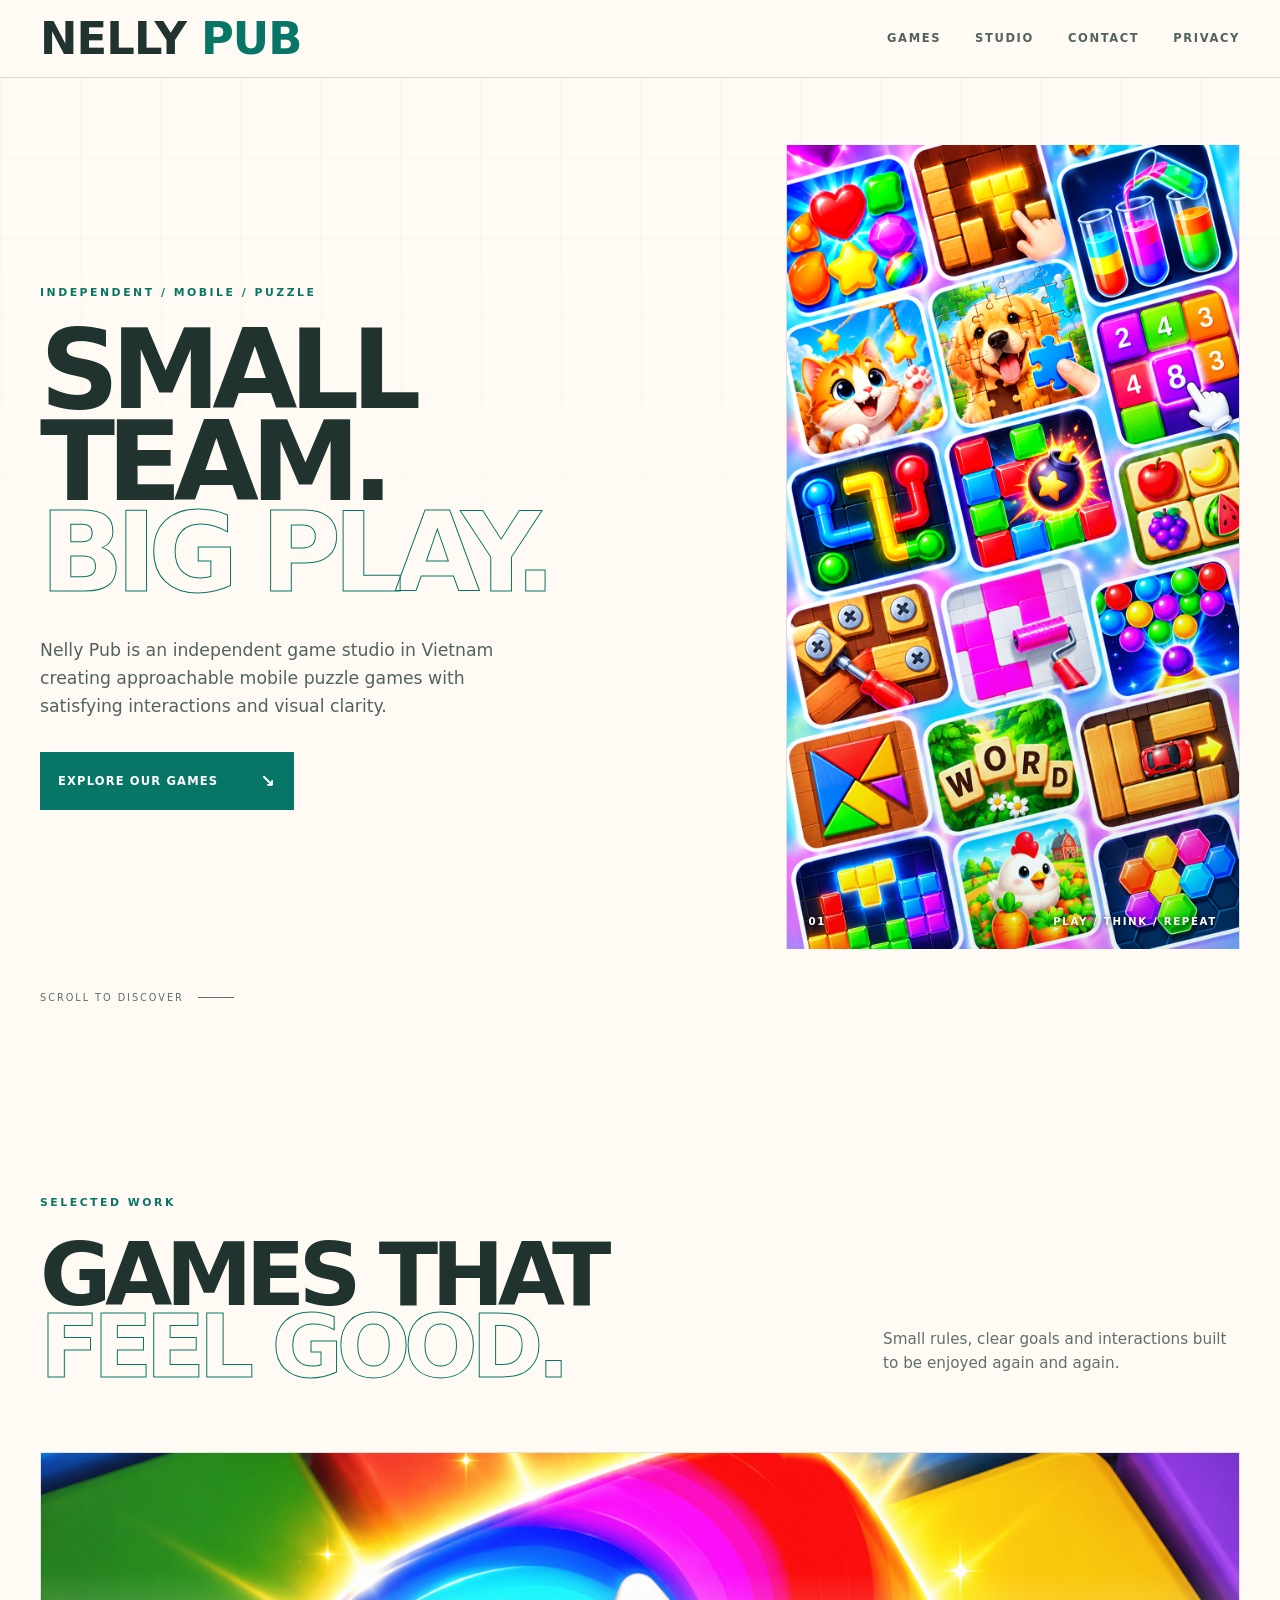
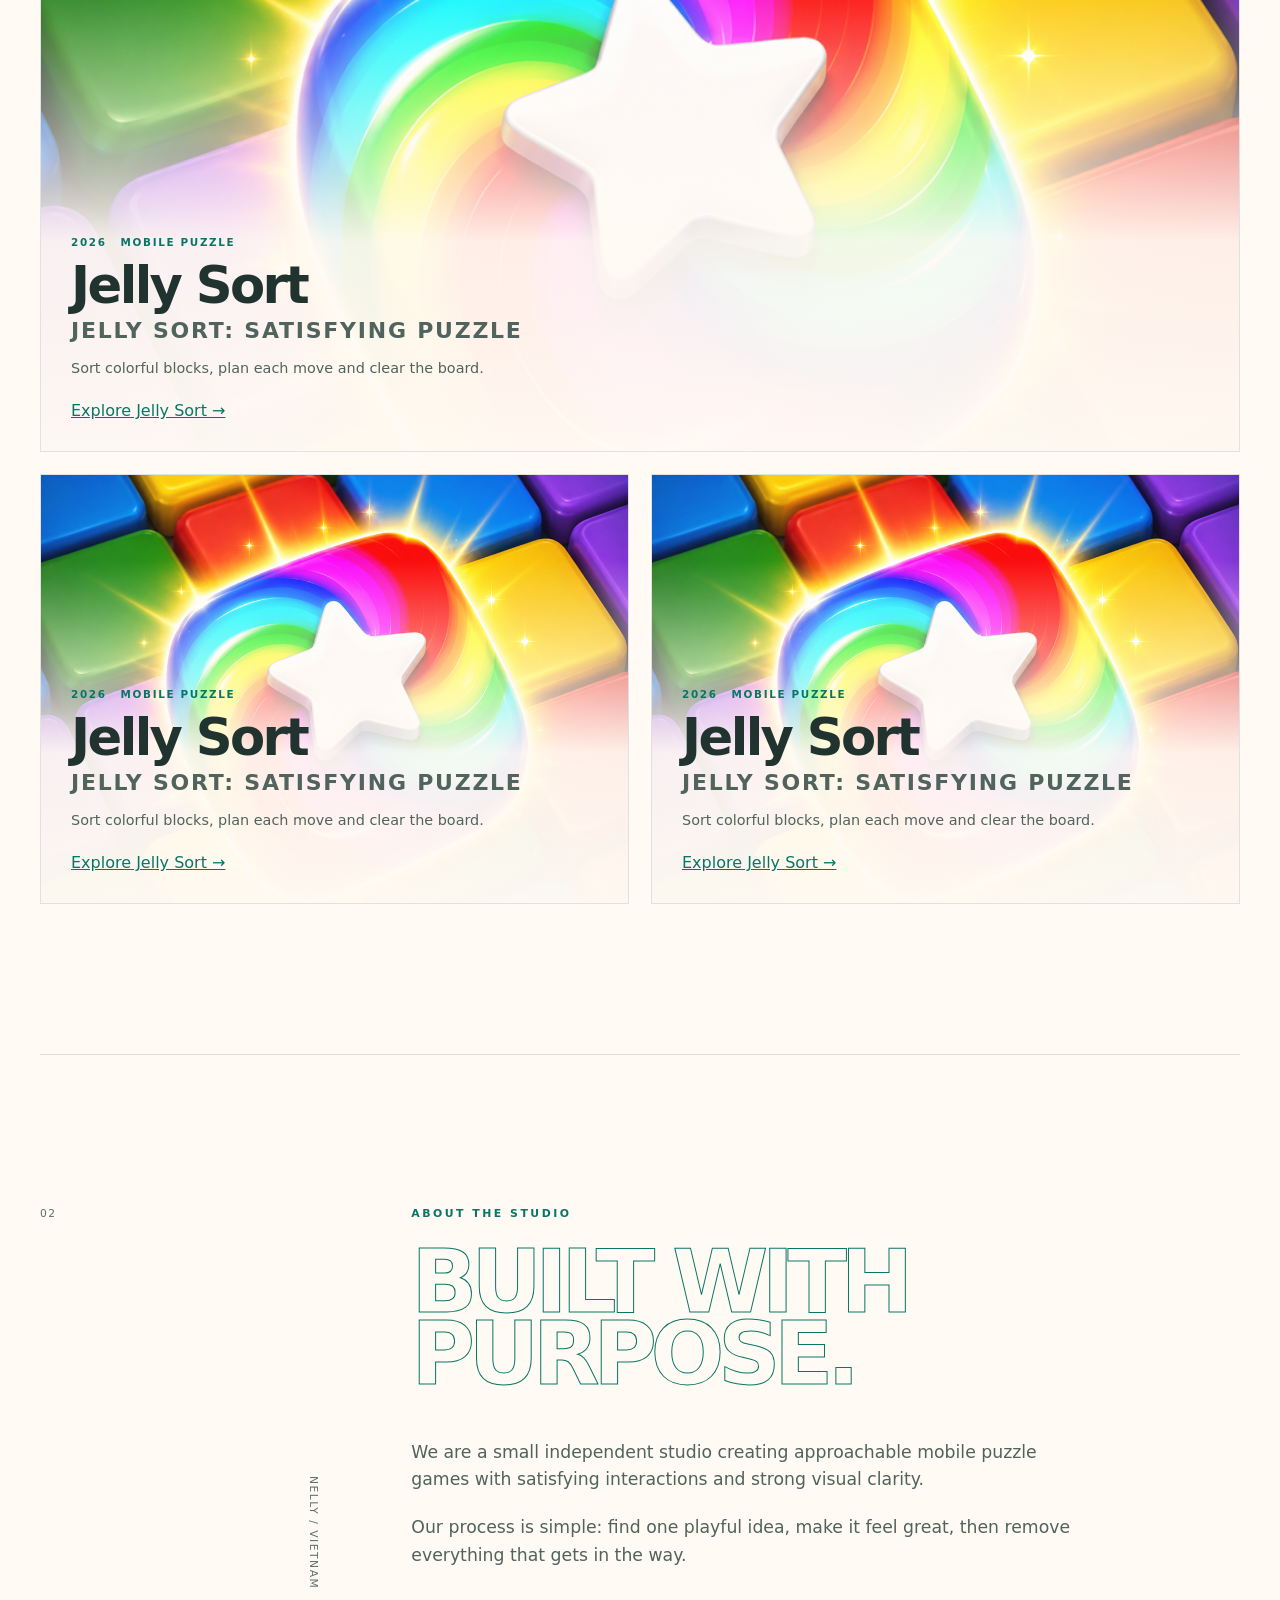
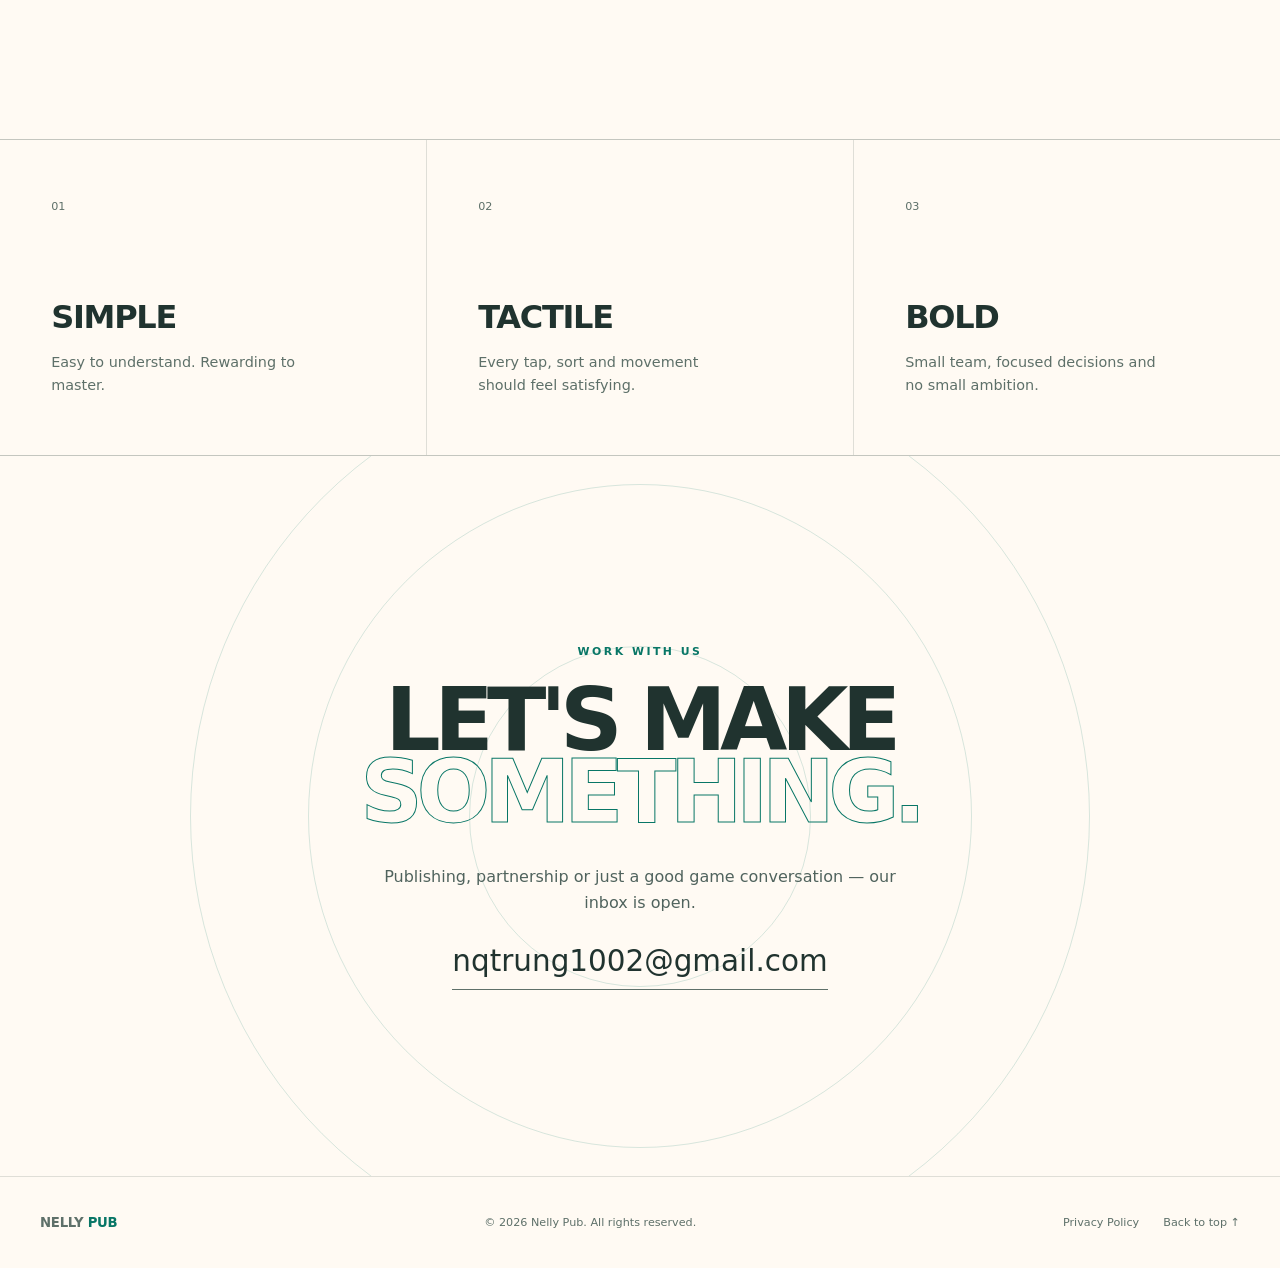
<file: index.html>
<!doctype html>
<html lang="en">
<head>
<meta charset="utf-8">
<meta name="viewport" content="width=device-width, initial-scale=1">
<title>Nelly Pub | Mobile Puzzle Games</title>
<meta name="description" content="Independent mobile puzzle games by Nelly Pub.">
<meta name="theme-color" content="#fffaf3">
<meta name="robots" content="index, follow, max-image-preview:large, max-snippet:-1, max-video-preview:-1">
<link rel="canonical" href="https://nellypubb.github.io/">
<link rel="icon" type="image/x-icon" href="assets/favicon.ico">
<link rel="stylesheet" href="style.css">
<meta property="og:type" content="website">
<meta property="og:site_name" content="Nelly Pub">
<meta property="og:locale" content="en_US">
<meta property="og:title" content="Nelly Pub | Mobile Puzzle Games">
<meta property="og:description" content="Independent mobile puzzle games by Nelly Pub.">
<meta property="og:url" content="https://nellypubb.github.io/">
<meta property="og:image" content="https://nellypubb.github.io/assets/games.png">
<meta property="og:image:alt" content="Nelly Pub | Mobile Games &amp; Jelly Sort">
<meta name="twitter:card" content="summary_large_image">
<meta name="twitter:title" content="Nelly Pub | Mobile Puzzle Games">
<meta name="twitter:description" content="Independent mobile puzzle games by Nelly Pub.">
<meta name="twitter:image" content="https://nellypubb.github.io/assets/games.png">

<script src="script.js" defer></script>
</head>
<body>
  <a class="skip-link" href="#main">Skip to content</a>

  <header class="site-header" data-header>
    <a class="brand" href="index.html" aria-label="Back to home">
      <span data-brand>NELLY <em>PUB</em></span>
    </a>
    <button class="menu-button" type="button" aria-label="Open navigation" aria-expanded="false" data-menu-button>
      <span></span><span></span>
    </button>
    <nav class="site-nav" aria-label="Main navigation" data-navigation><a href="#games">Games</a><a href="#studio">Studio</a><a href="#contact">Contact</a><a href="privacy.html">Privacy</a></nav>
  </header>

  <main id="main">
    <section class="hero" data-hero aria-labelledby="hero-title">
      <div class="hero-grid" aria-hidden="true"></div>
      <div class="hero-copy reveal is-visible">
        <p class="kicker" data-hero-kicker>INDEPENDENT / MOBILE / PUZZLE</p>
        <h1 id="hero-title" data-hero-title><span>SMALL TEAM.</span><span>BIG PLAY.</span></h1>
        <p class="hero-body" data-hero-body>Independent mobile puzzle games by Nelly Pub.</p>
        <a class="primary-link" data-hero-cta href="#games">Explore our games <span aria-hidden="true">&rarr;</span></a>
      </div>
      <figure class="hero-visual reveal is-visible">
        <img src="assets/games.png" alt="Abstract artwork representing a playful game world" width="1080" height="1920" decoding="async" fetchpriority="high" data-hero-image>
        <figcaption><span>01</span><span>PLAY / THINK / REPEAT</span></figcaption>
      </figure>
      <p class="scroll-note" aria-hidden="true">SCROLL TO DISCOVER <span></span></p>
    </section>

    <section class="section games" id="games" aria-labelledby="games-title">
      <div class="section-intro reveal">
        <p class="kicker">SELECTED WORK</p>
        <h2 id="games-title">GAMES THAT<br><span>FEEL GOOD.</span></h2>
        <p>Small rules, clear goals and interactions built to be enjoyed again and again.</p>
      </div>
      <div class="games-grid" data-games aria-live="polite">
        <p class="loading-message">Loading games...</p>
      </div>
    </section>

    <section class="section studio" id="studio" aria-labelledby="studio-title">
      <div class="studio-index reveal"><span>02</span><span data-location>NELLY / VIETNAM</span></div>
      <div class="studio-copy reveal">
        <p class="kicker" data-about-kicker>ABOUT THE STUDIO</p>
        <h2 id="studio-title" data-about-title><span>BUILT WITH</span><span>PURPOSE.</span></h2>
        <div class="studio-text" data-about-text><p>We are a small independent studio creating approachable mobile puzzle games with satisfying interactions and strong visual clarity.</p><p>Our process is simple: find one playful idea, make it feel great, then remove everything that gets in the way.</p></div>
      </div>
    </section>

    <section class="values" aria-label="Studio values" data-values><article class="value-card"><small>01</small><h3>SIMPLE</h3><p>Easy to understand. Rewarding to master.</p></article><article class="value-card"><small>02</small><h3>TACTILE</h3><p>Every tap, sort and movement should feel satisfying.</p></article><article class="value-card"><small>03</small><h3>BOLD</h3><p>Small team, focused decisions and no small ambition.</p></article></section>

    <section class="contact" id="contact" aria-labelledby="contact-title">
      <div class="contact-orbit" aria-hidden="true"><span></span></div>
      <div class="contact-copy reveal">
        <p class="kicker" data-contact-kicker>WORK WITH US</p>
        <h2 id="contact-title" data-contact-title><span>LET&#x27;S MAKE</span><span>SOMETHING.</span></h2>
        <p data-contact-body>Publishing, partnership or just a good game conversation — our inbox is open.</p>
        <a class="email-link" data-contact-email href="mailto:nqtrung1002@gmail.com">nqtrung1002@gmail.com</a>
      </div>
    </section>
  <noscript><p class="loading-message">Enable JavaScript to see the latest games and studio information.</p></noscript>
  </main>

  <footer class="site-footer">
    <a class="brand_footer" href="index.html"><span data-footer-brand>NELLY <em>PUB</em></span></a>
    <p data-copyright>© 2026 Nelly Pub. All rights reserved.</p>
    <div><a href="privacy.html">Privacy Policy</a><a href="#main">Back to top ↑</a></div>
  </footer>


</body>
</html>
</file>
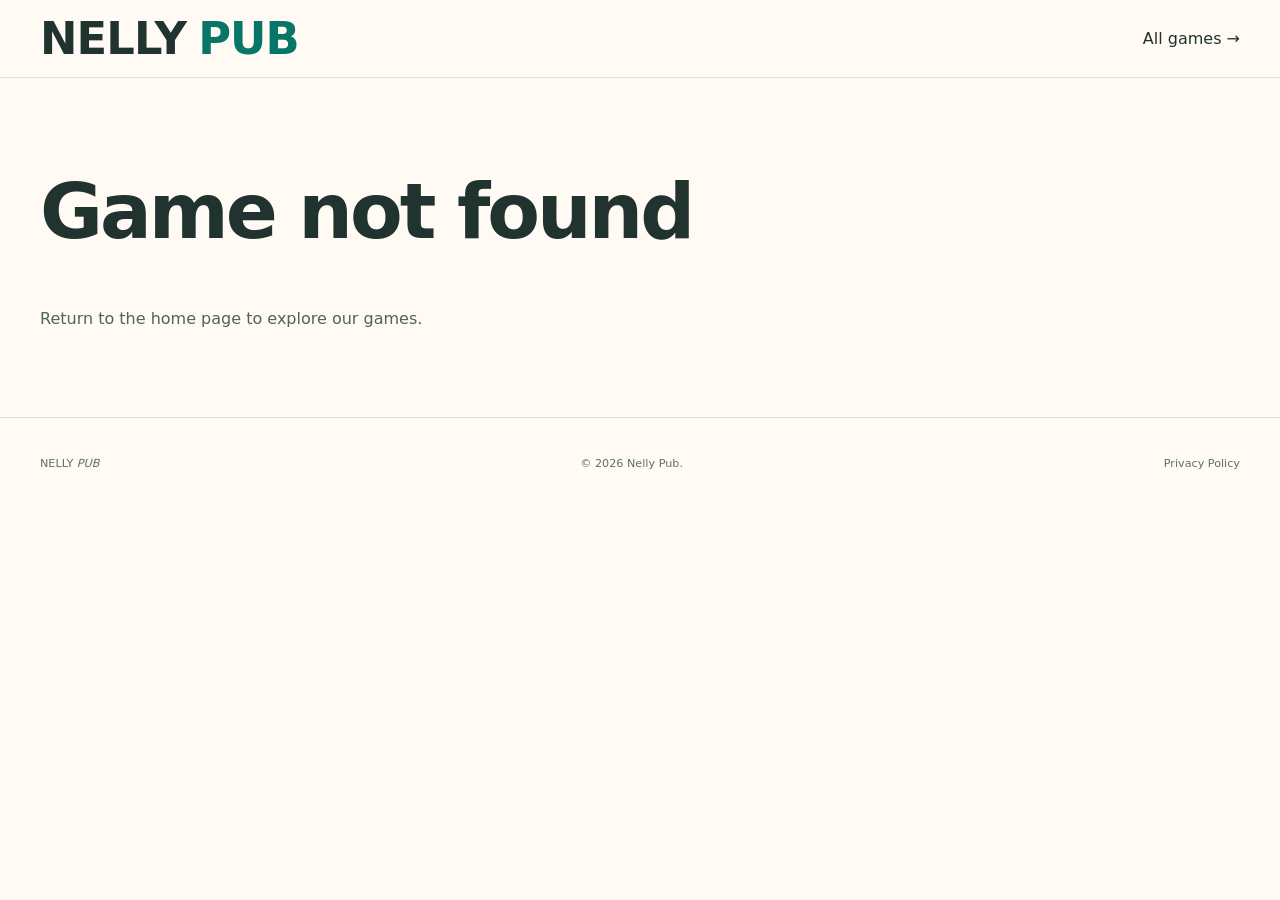
<file: game.html>
<!doctype html>
<html lang="en"><head>
<meta charset="utf-8"><meta name="viewport" content="width=device-width, initial-scale=1">
<title>Game | Nelly Pub</title>
<meta name="description" content="Explore mobile puzzle games by Nelly Pub.">
<meta name="theme-color" content="#fffaf3">
<meta name="robots" content="index, follow, max-image-preview:large">
<meta property="og:type" content="website"><meta name="twitter:card" content="summary_large_image">
<link rel="icon" href="assets/favicon.ico"><link rel="stylesheet" href="style.css">
<script src="script.js" defer></script>
</head><body>
<a class="skip-link" href="#main">Skip to content</a>
<header class="site-header"><a class="brand" href="index.html">NELLY <em>PUB</em></a><a href="index.html#games">All games &rarr;</a></header>
<main id="main" class="game-page" data-game-content><p class="loading-message">Loading game...</p></main>
<noscript><p class="loading-message">Enable JavaScript to view this game.</p></noscript>
<footer class="site-footer"><a href="index.html" data-footer-brand>NELLY <em>PUB</em></a><p data-copyright>&copy; 2026 Nelly Pub.</p><a href="privacy.html">Privacy Policy</a></footer>
</body></html>
</file>
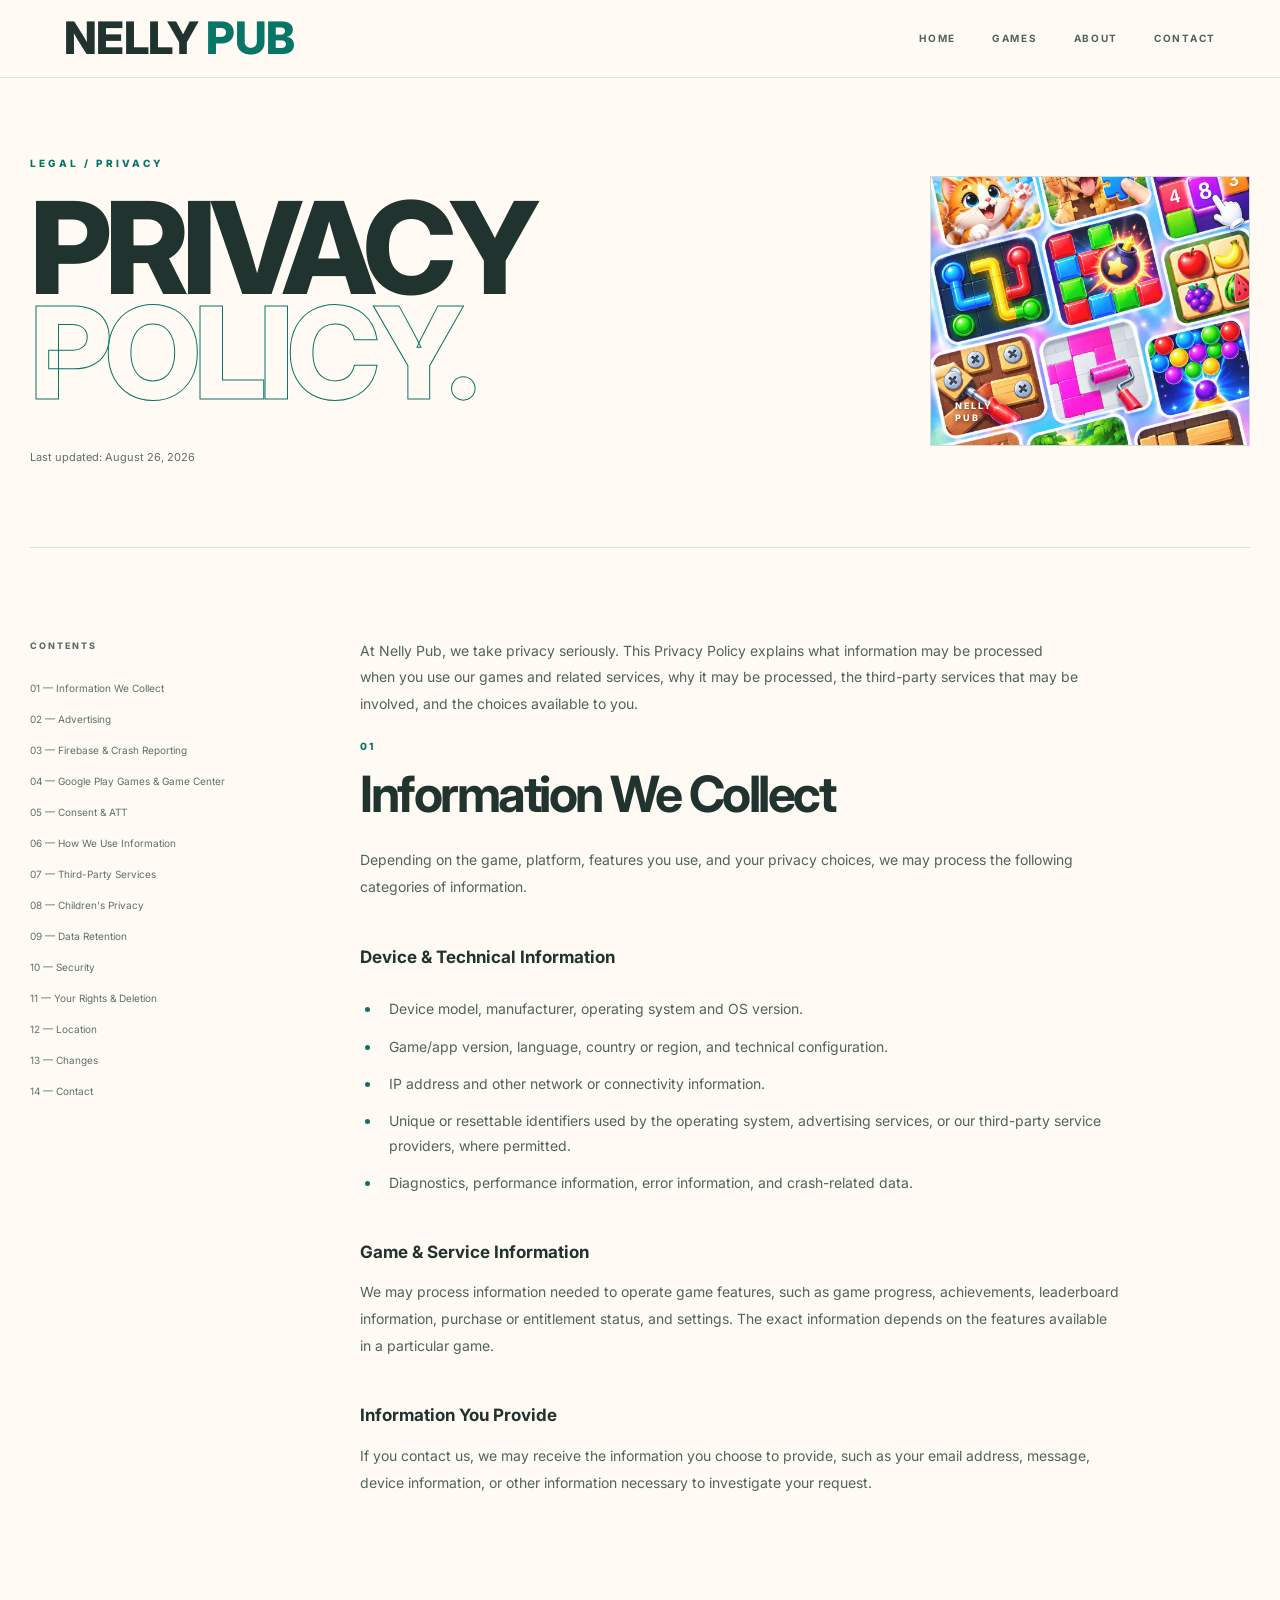
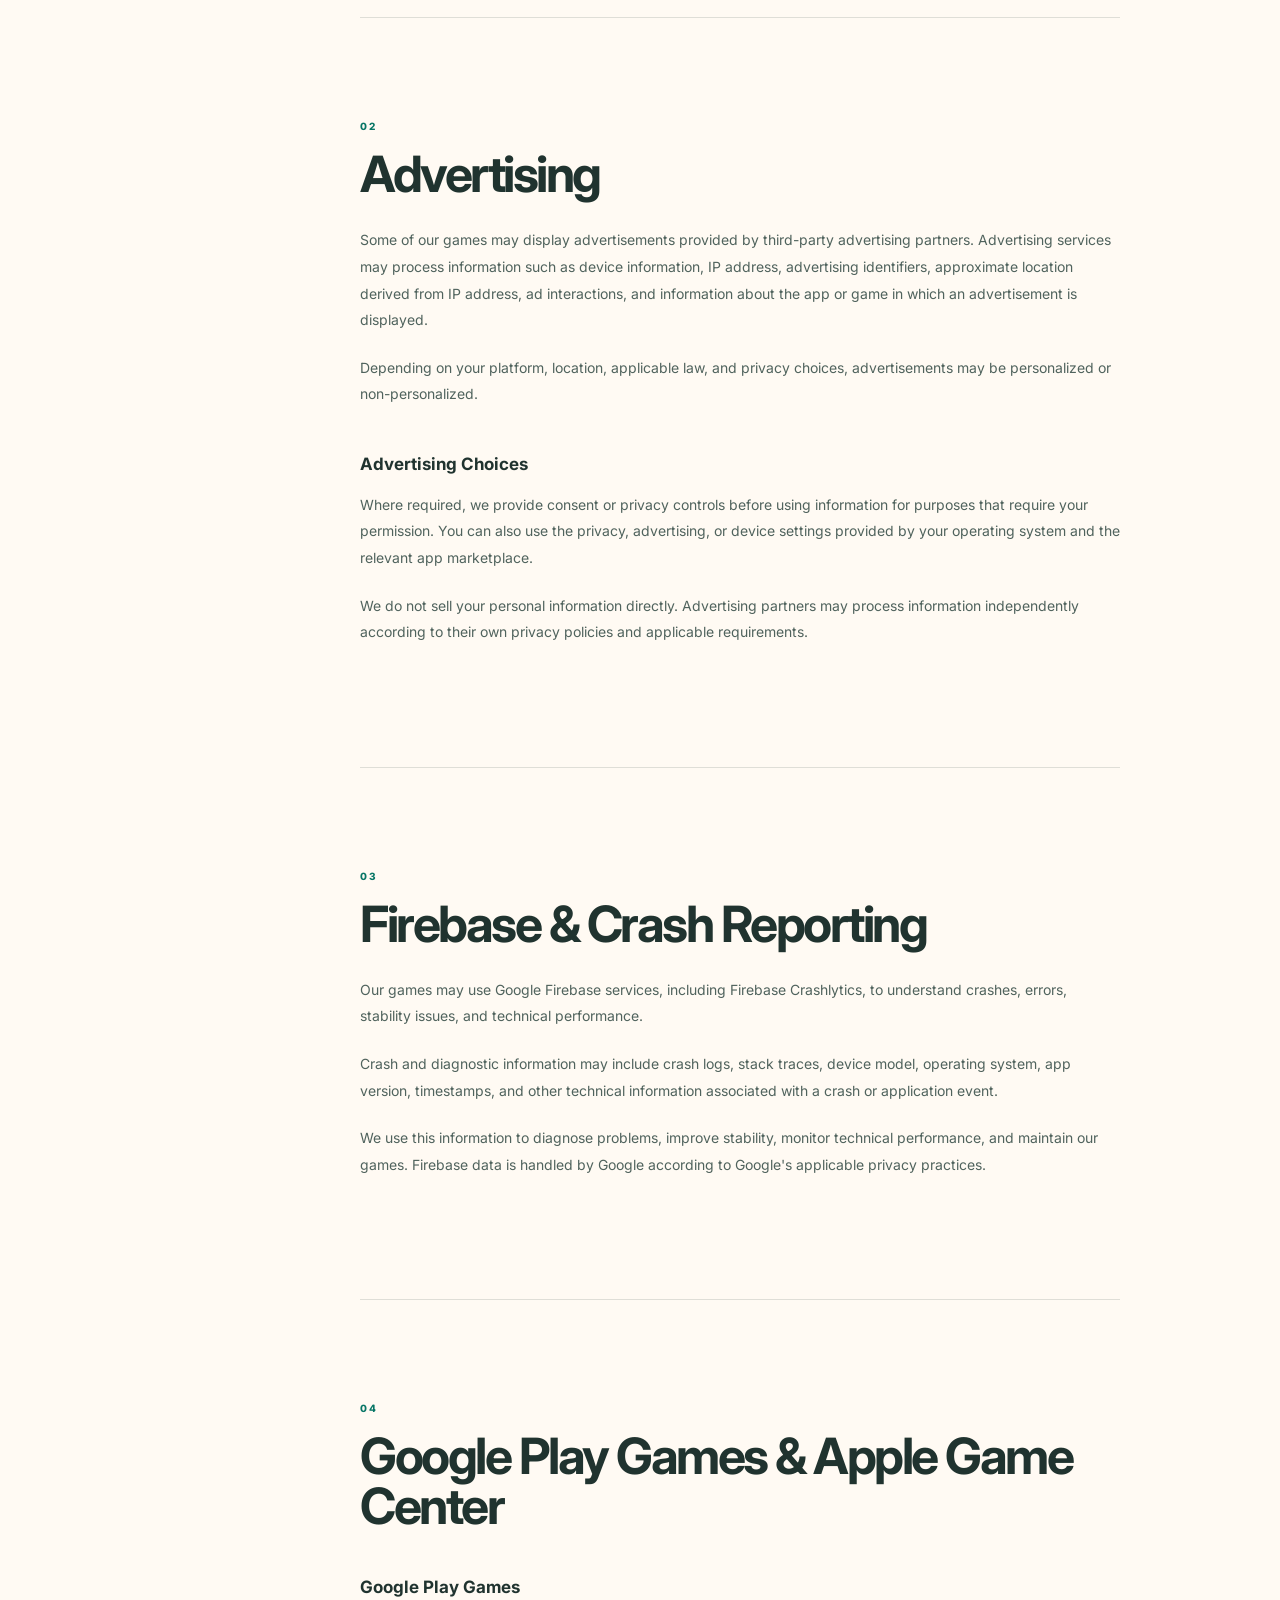
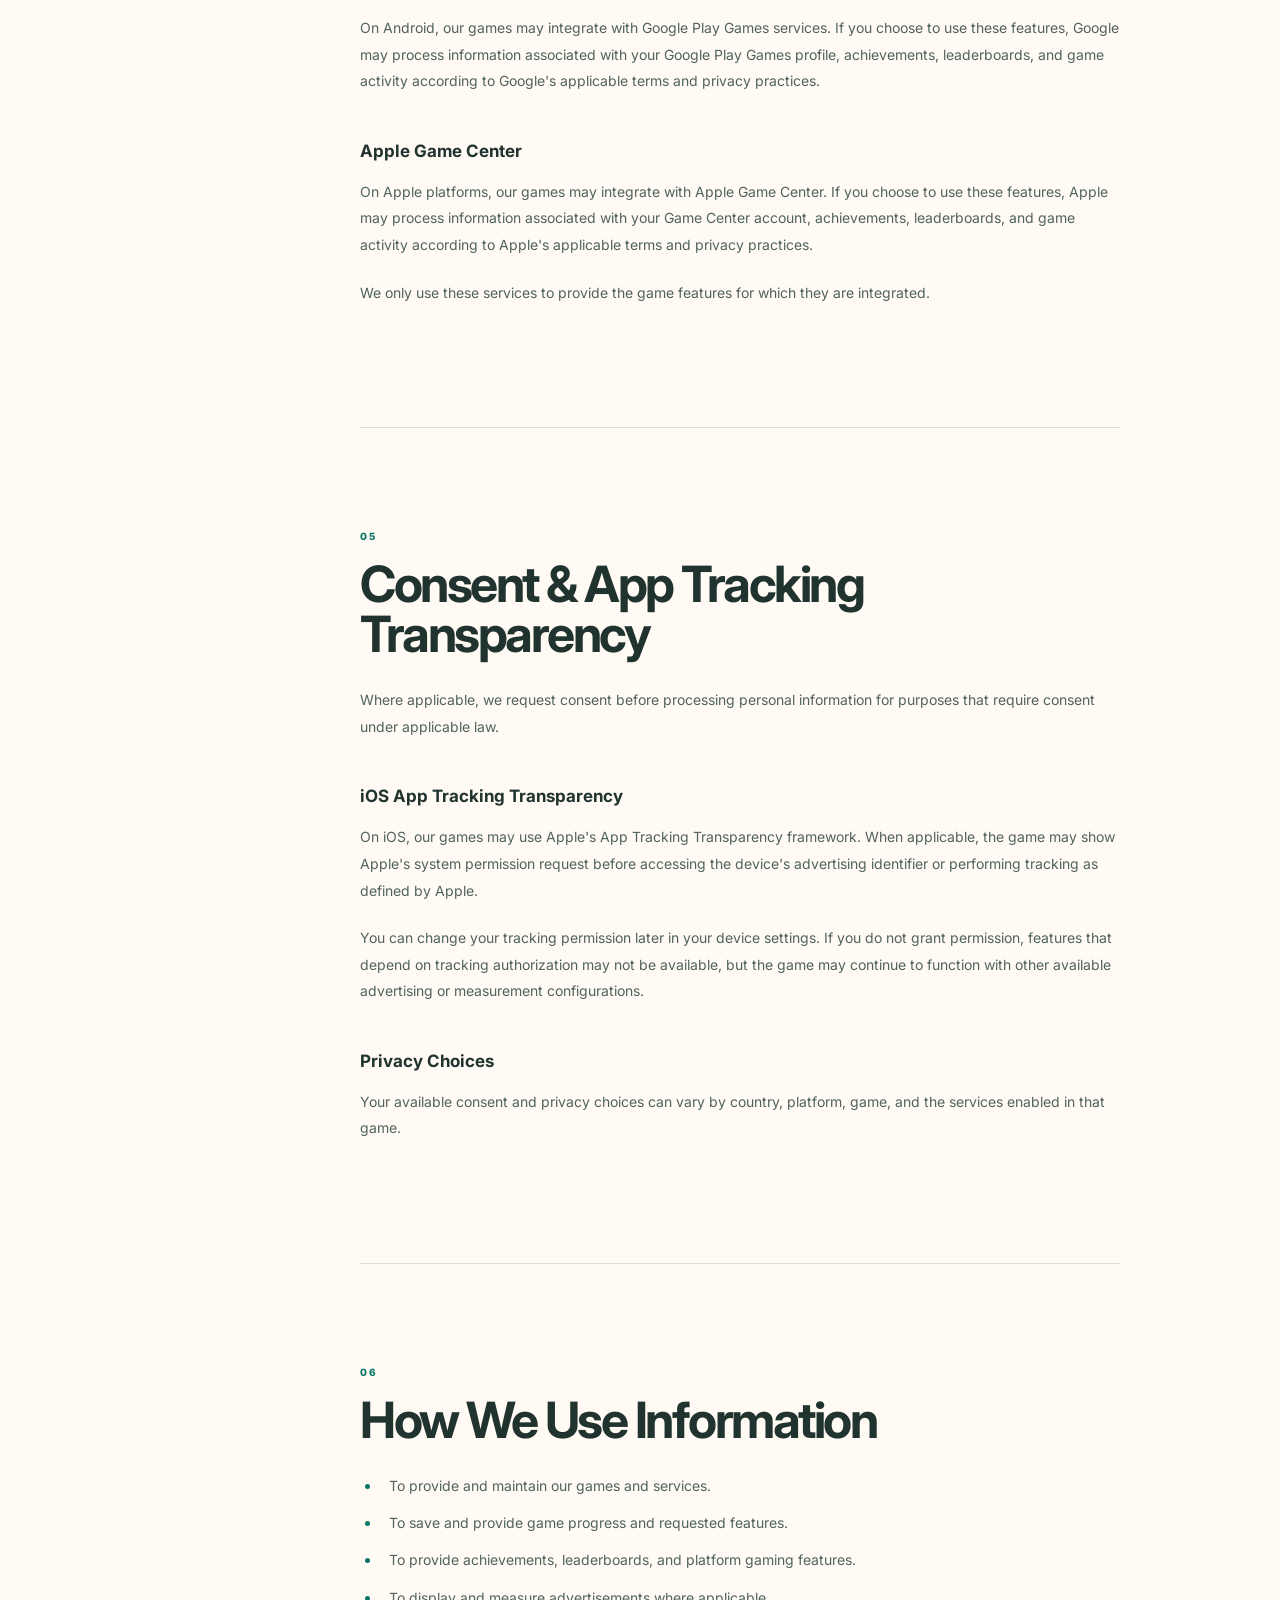
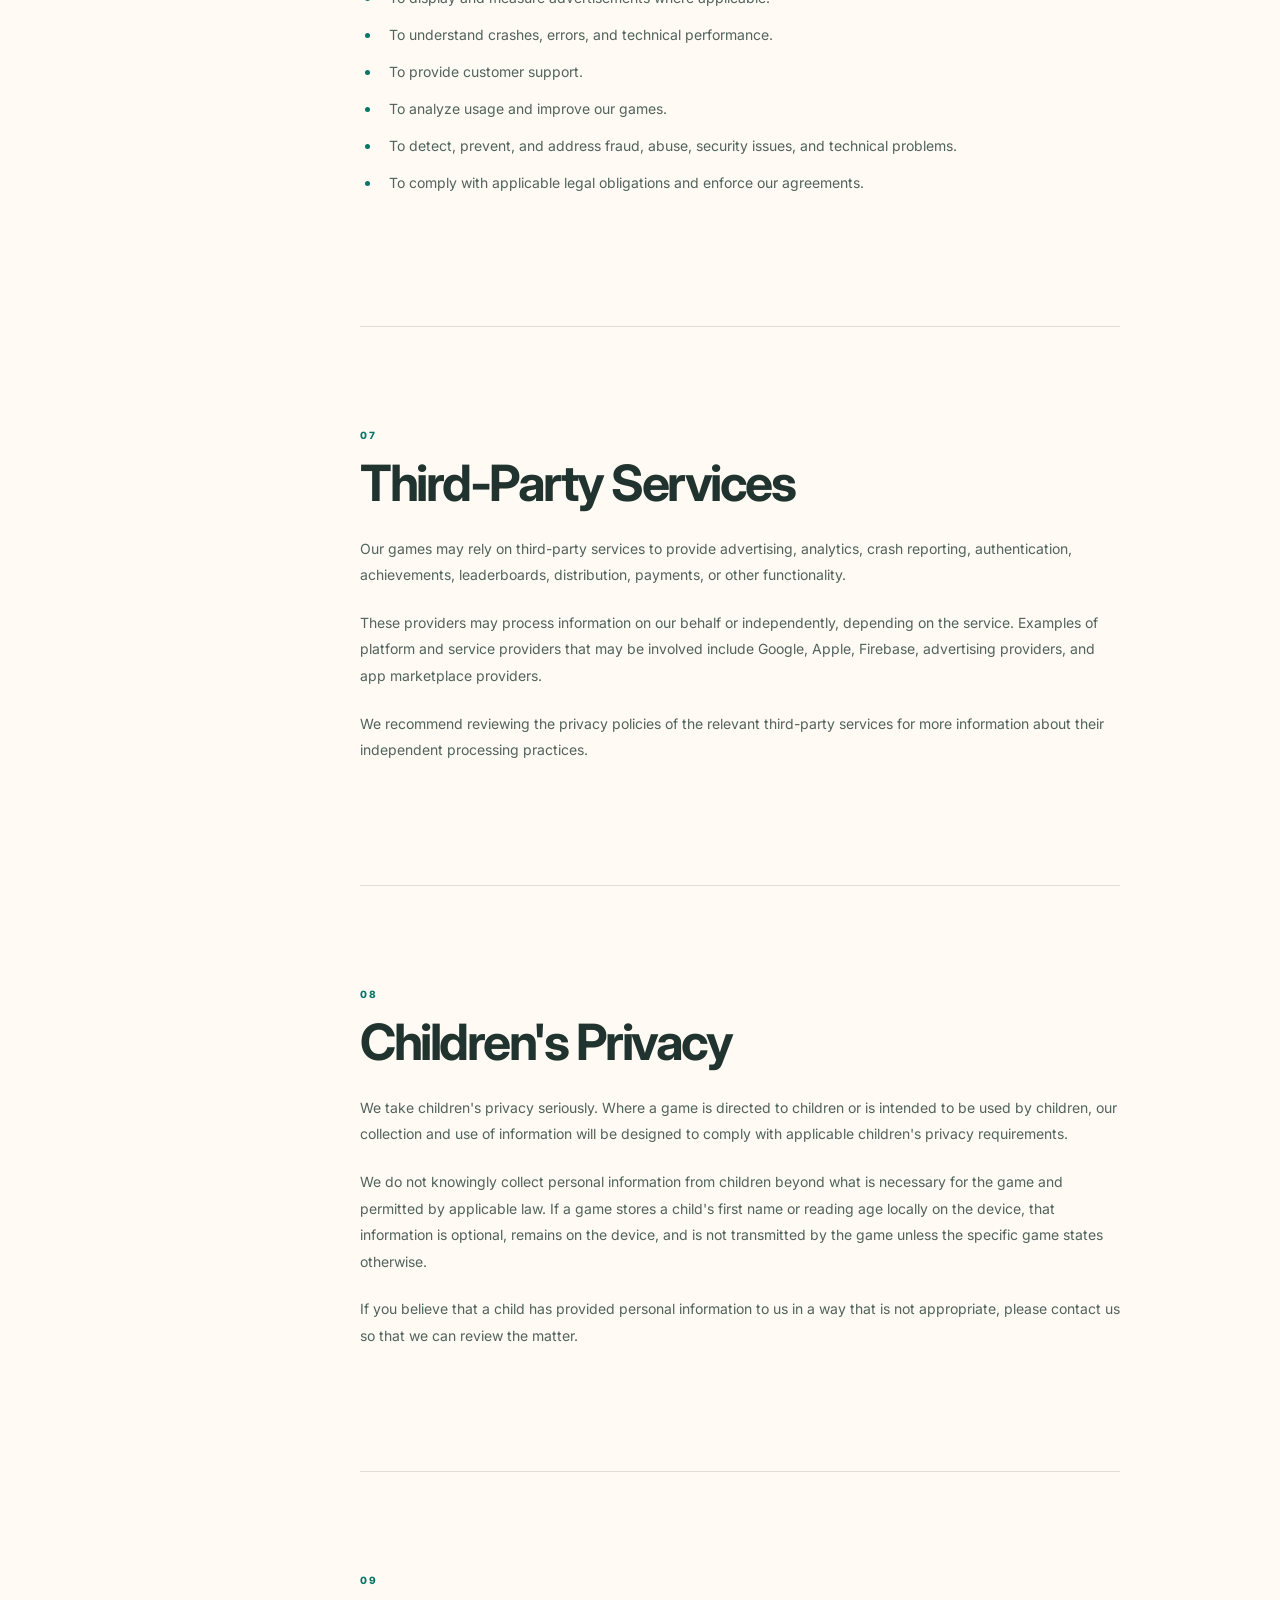
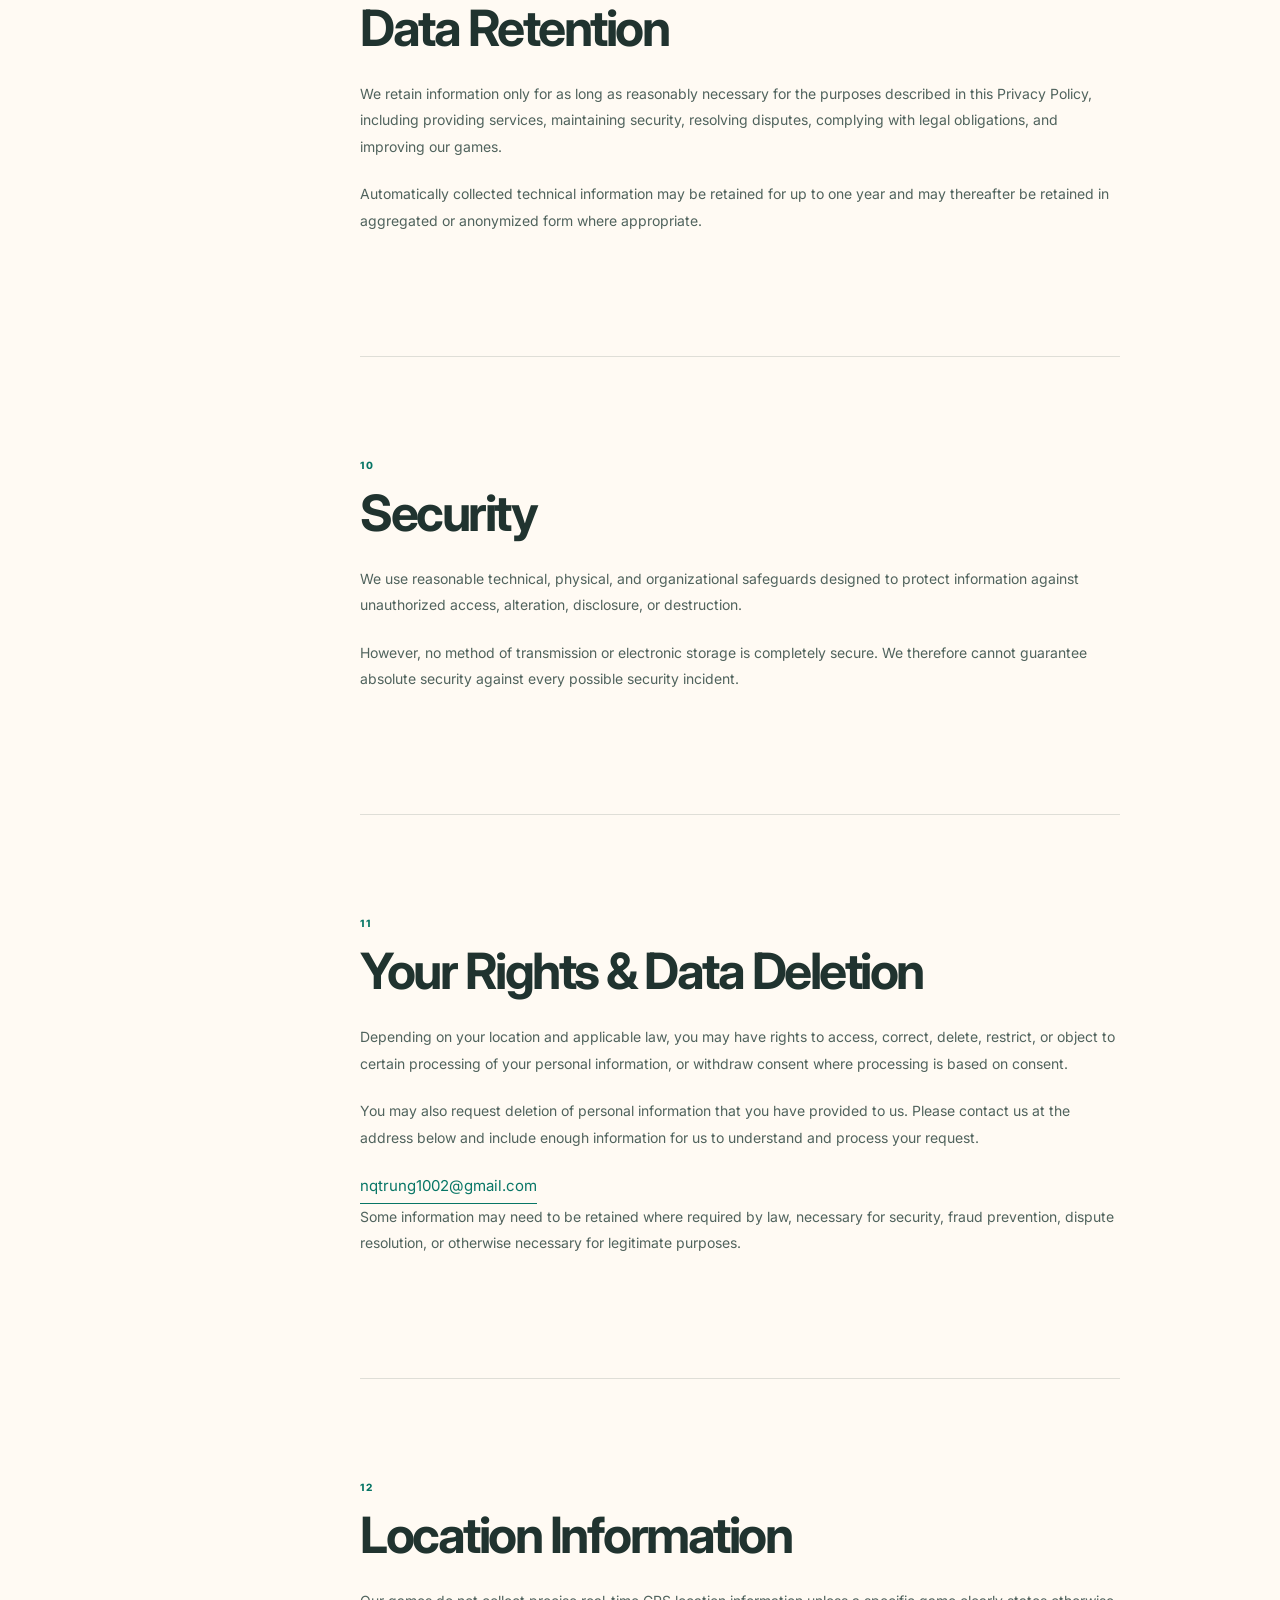
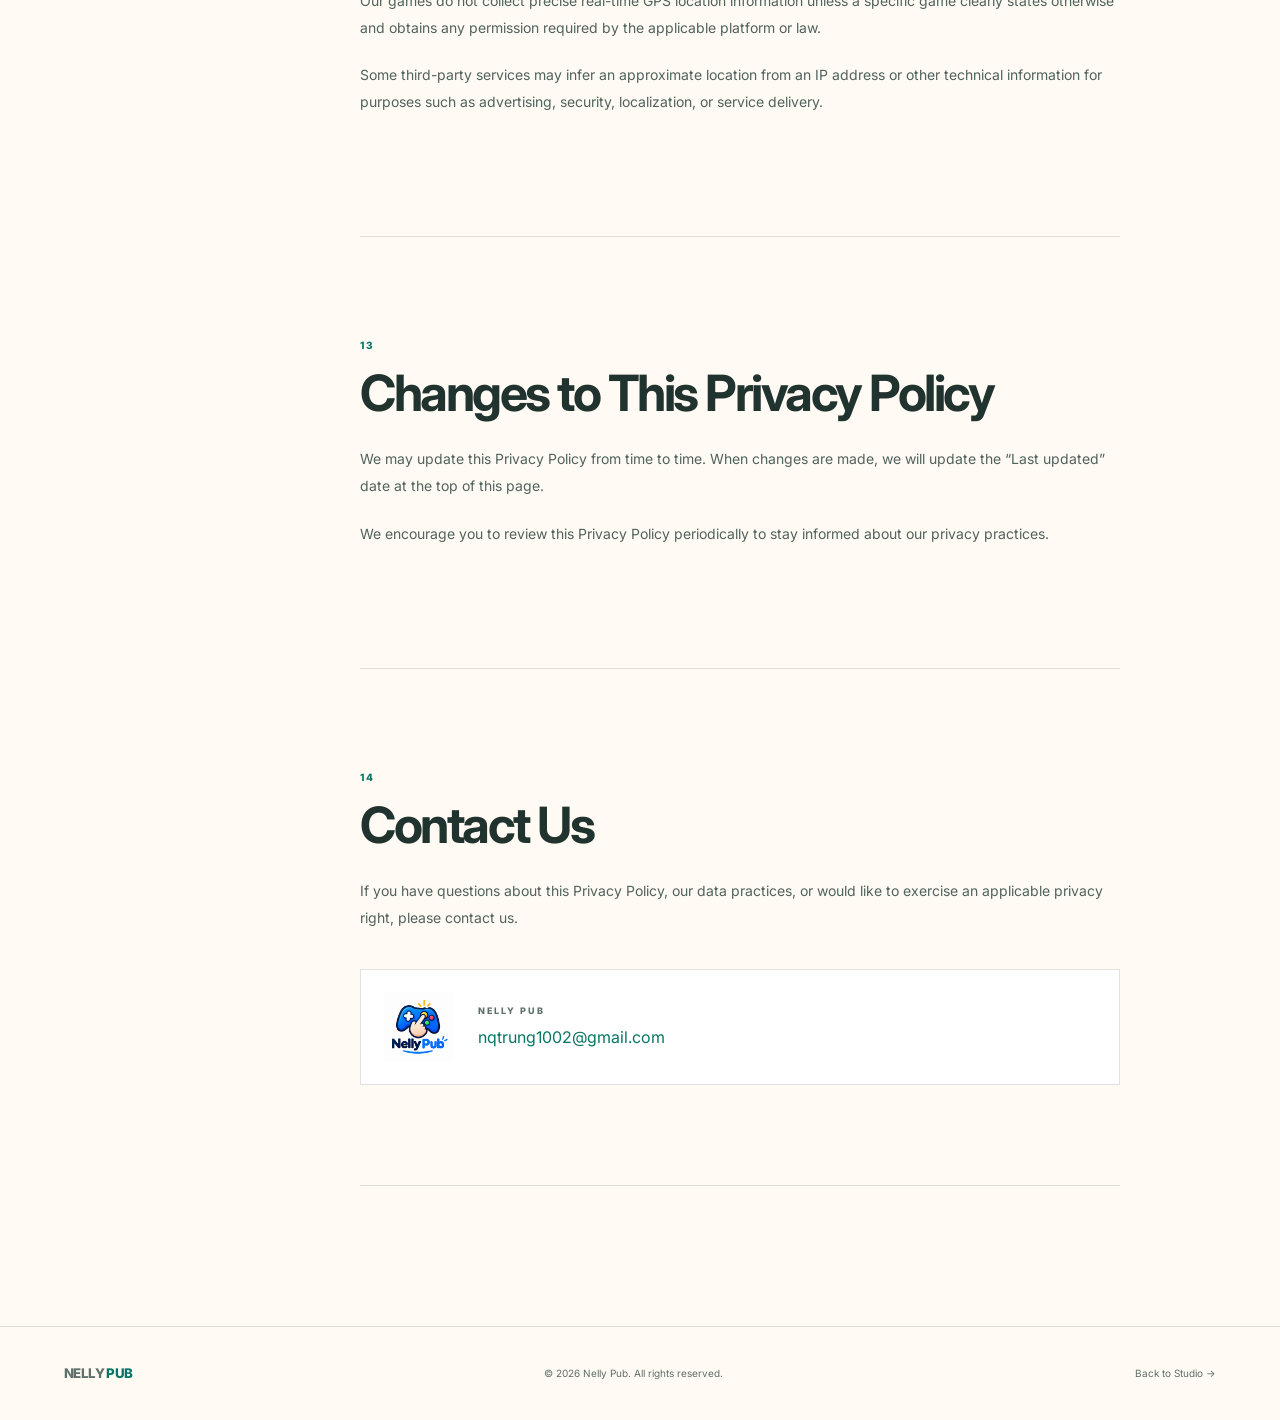
<file: privacy.html>
<!DOCTYPE html>
<html lang="en">

<head>
<meta charset="utf-8">
<meta name="viewport" content="width=device-width, initial-scale=1">
<title>Privacy Policy | Nelly Pub</title>
<meta name="description" content="Privacy policy for Nelly Pub games and services.">
<meta name="theme-color" content="#fffaf3">
<meta name="robots" content="index, follow, max-image-preview:large, max-snippet:-1, max-video-preview:-1">
<link rel="canonical" href="https://nellypubb.github.io/privacy.html">
<link rel="icon" type="image/x-icon" href="assets/favicon.ico">
<link rel="stylesheet" href="privacy.css">
<meta property="og:type" content="website">
<meta property="og:site_name" content="Nelly Pub">
<meta property="og:locale" content="en_US">
<meta property="og:title" content="Privacy Policy | Nelly Pub">
<meta property="og:description" content="Privacy policy for Nelly Pub games and services.">
<meta property="og:url" content="https://nellypubb.github.io/privacy.html">
<meta property="og:image" content="https://nellypubb.github.io/assets/logo_pub.png">
<meta property="og:image:alt" content="Privacy Policy | Nelly Pub">
<meta name="twitter:card" content="summary_large_image">
<meta name="twitter:title" content="Privacy Policy | Nelly Pub">
<meta name="twitter:description" content="Privacy policy for Nelly Pub games and services.">
<meta name="twitter:image" content="https://nellypubb.github.io/assets/logo_pub.png">

<script src="script.js" defer></script>
</head>

<body>
    <header class="navbar">
        <a href="index.html" class="logo">NELLY <span>PUB</span></a>
        <nav>
            <a href="index.html">Home</a>
            <a href="index.html#games">Games</a>
            <a href="index.html#studio">About</a>
            <a href="index.html#contact">Contact</a>
        </nav>
        <a class="back-link" href="index.html">← Back</a>
    </header>

    <main class="privacy-page">
        <section class="privacy-header">
            <div>
                <p class="eyebrow">LEGAL / PRIVACY</p>
                <h1>PRIVACY <span>POLICY.</span></h1>
                <p class="updated">Last updated: August 26, 2026</p>
            </div>
            <div class="header-art">
                <img src="assets/games.png" alt="">
                <div class="art-label">NELLY<br>PUB</div>
            </div>
        </section>

        <div class="privacy-layout">
            <aside class="privacy-nav">
                <p>CONTENTS</p>
                <a href="#information">01 — Information We Collect</a>
                <a href="#advertising">02 — Advertising</a>
                <a href="#firebase">03 — Firebase & Crash Reporting</a>
                <a href="#gaming">04 — Google Play Games & Game Center</a>
                <a href="#consent">05 — Consent & ATT</a>
                <a href="#usage">06 — How We Use Information</a>
                <a href="#sharing">07 — Third-Party Services</a>
                <a href="#children">08 — Children's Privacy</a>
                <a href="#retention">09 — Data Retention</a>
                <a href="#security">10 — Security</a>
                <a href="#rights">11 — Your Rights & Deletion</a>
                <a href="#location">12 — Location</a>
                <a href="#changes">13 — Changes</a>
                <a href="#contact">14 — Contact</a>
            </aside>

            <article class="privacy-content">
                <p class="intro">
                    At Nelly Pub, we take privacy seriously. This Privacy Policy explains
                    what information may be processed when you use our games and related services,
                    why it may be processed, the third-party services that may be involved, and
                    the choices available to you.
                </p>

                <section id="information">
                    <div class="section-number">01</div>
                    <h2>Information We Collect</h2>
                    <p>Depending on the game, platform, features you use, and your privacy choices, we may process the
                        following categories of information.</p>
                    <h3>Device & Technical Information</h3>
                    <ul>
                        <li>Device model, manufacturer, operating system and OS version.</li>
                        <li>Game/app version, language, country or region, and technical configuration.</li>
                        <li>IP address and other network or connectivity information.</li>
                        <li>Unique or resettable identifiers used by the operating system, advertising services, or our
                            third-party service providers, where permitted.</li>
                        <li>Diagnostics, performance information, error information, and crash-related data.</li>
                    </ul>
                    <h3>Game & Service Information</h3>
                    <p>We may process information needed to operate game features, such as game progress, achievements,
                        leaderboard information, purchase or entitlement status, and settings. The exact information
                        depends on the features available in a particular game.</p>
                    <h3>Information You Provide</h3>
                    <p>If you contact us, we may receive the information you choose to provide, such as your email
                        address, message, device information, or other information necessary to investigate your
                        request.</p>
                </section>

                <section id="advertising">
                    <div class="section-number">02</div>
                    <h2>Advertising</h2>
                    <p>Some of our games may display advertisements provided by third-party advertising partners.
                        Advertising services may process information such as device information, IP address, advertising
                        identifiers, approximate location derived from IP address, ad interactions, and information
                        about the app or game in which an advertisement is displayed.</p>
                    <p>Depending on your platform, location, applicable law, and privacy choices, advertisements may be
                        personalized or non-personalized.</p>
                    <h3>Advertising Choices</h3>
                    <p>Where required, we provide consent or privacy controls before using information for purposes that
                        require your permission. You can also use the privacy, advertising, or device settings provided
                        by your operating system and the relevant app marketplace.</p>
                    <p>We do not sell your personal information directly. Advertising partners may process information
                        independently according to their own privacy policies and applicable requirements.</p>
                </section>

                <section id="firebase">
                    <div class="section-number">03</div>
                    <h2>Firebase & Crash Reporting</h2>
                    <p>Our games may use Google Firebase services, including Firebase Crashlytics, to understand
                        crashes, errors, stability issues, and technical performance.</p>
                    <p>Crash and diagnostic information may include crash logs, stack traces, device model, operating
                        system, app version, timestamps, and other technical information associated with a crash or
                        application event.</p>
                    <p>We use this information to diagnose problems, improve stability, monitor technical performance,
                        and maintain our games. Firebase data is handled by Google according to Google's applicable
                        privacy practices.</p>
                </section>

                <section id="gaming">
                    <div class="section-number">04</div>
                    <h2>Google Play Games & Apple Game Center</h2>
                    <h3>Google Play Games</h3>
                    <p>On Android, our games may integrate with Google Play Games services. If you choose to use these
                        features, Google may process information associated with your Google Play Games profile,
                        achievements, leaderboards, and game activity according to Google's applicable terms and privacy
                        practices.</p>
                    <h3>Apple Game Center</h3>
                    <p>On Apple platforms, our games may integrate with Apple Game Center. If you choose to use these
                        features, Apple may process information associated with your Game Center account, achievements,
                        leaderboards, and game activity according to Apple's applicable terms and privacy practices.</p>
                    <p>We only use these services to provide the game features for which they are integrated.</p>
                </section>

                <section id="consent">
                    <div class="section-number">05</div>
                    <h2>Consent & App Tracking Transparency</h2>
                    <p>Where applicable, we request consent before processing personal information for purposes that
                        require consent under applicable law.</p>
                    <h3>iOS App Tracking Transparency</h3>
                    <p>On iOS, our games may use Apple's App Tracking Transparency framework. When applicable, the game
                        may show Apple's system permission request before accessing the device's advertising identifier
                        or performing tracking as defined by Apple.</p>
                    <p>You can change your tracking permission later in your device settings. If you do not grant
                        permission, features that depend on tracking authorization may not be available, but the game
                        may continue to function with other available advertising or measurement configurations.</p>
                    <h3>Privacy Choices</h3>
                    <p>Your available consent and privacy choices can vary by country, platform, game, and the services
                        enabled in that game.</p>
                </section>

                <section id="usage">
                    <div class="section-number">06</div>
                    <h2>How We Use Information</h2>
                    <ul>
                        <li>To provide and maintain our games and services.</li>
                        <li>To save and provide game progress and requested features.</li>
                        <li>To provide achievements, leaderboards, and platform gaming features.</li>
                        <li>To display and measure advertisements where applicable.</li>
                        <li>To understand crashes, errors, and technical performance.</li>
                        <li>To provide customer support.</li>
                        <li>To analyze usage and improve our games.</li>
                        <li>To detect, prevent, and address fraud, abuse, security issues, and technical problems.</li>
                        <li>To comply with applicable legal obligations and enforce our agreements.</li>
                    </ul>
                </section>

                <section id="sharing">
                    <div class="section-number">07</div>
                    <h2>Third-Party Services</h2>
                    <p>Our games may rely on third-party services to provide advertising, analytics, crash reporting,
                        authentication, achievements, leaderboards, distribution, payments, or other functionality.</p>
                    <p>These providers may process information on our behalf or independently, depending on the service.
                        Examples of platform and service providers that may be involved include Google, Apple, Firebase,
                        advertising providers, and app marketplace providers.</p>
                    <p>We recommend reviewing the privacy policies of the relevant third-party services for more
                        information about their independent processing practices.</p>
                </section>

                <section id="children">
                    <div class="section-number">08</div>
                    <h2>Children's Privacy</h2>
                    <p>We take children's privacy seriously. Where a game is directed to children or is intended to be
                        used by children, our collection and use of information will be designed to comply with
                        applicable children's privacy requirements.</p>
                    <p>We do not knowingly collect personal information from children beyond what is necessary for the
                        game and permitted by applicable law. If a game stores a child's first name or reading age
                        locally on the device, that information is optional, remains on the device, and is not
                        transmitted by the game unless the specific game states otherwise.</p>
                    <p>If you believe that a child has provided personal information to us in a way that is not
                        appropriate, please contact us so that we can review the matter.</p>
                </section>

                <section id="retention">
                    <div class="section-number">09</div>
                    <h2>Data Retention</h2>
                    <p>We retain information only for as long as reasonably necessary for the purposes described in this
                        Privacy Policy, including providing services, maintaining security, resolving disputes,
                        complying with legal obligations, and improving our games.</p>
                    <p>Automatically collected technical information may be retained for up to one year and may
                        thereafter be retained in aggregated or anonymized form where appropriate.</p>
                </section>

                <section id="security">
                    <div class="section-number">10</div>
                    <h2>Security</h2>
                    <p>We use reasonable technical, physical, and organizational safeguards designed to protect
                        information against unauthorized access, alteration, disclosure, or destruction.</p>
                    <p>However, no method of transmission or electronic storage is completely secure. We therefore
                        cannot guarantee absolute security against every possible security incident.</p>
                </section>

                <section id="rights">
                    <div class="section-number">11</div>
                    <h2>Your Rights & Data Deletion</h2>
                    <p>Depending on your location and applicable law, you may have rights to access, correct, delete,
                        restrict, or object to certain processing of your personal information, or withdraw consent
                        where processing is based on consent.</p>
                    <p>You may also request deletion of personal information that you have provided to us. Please
                        contact us at the address below and include enough information for us to understand and process
                        your request.</p>
                    <a class="policy-email" href="mailto:nqtrung1002@gmail.com">nqtrung1002@gmail.com</a>
                    <p>Some information may need to be retained where required by law, necessary for security, fraud
                        prevention, dispute resolution, or otherwise necessary for legitimate purposes.</p>
                </section>

                <section id="location">
                    <div class="section-number">12</div>
                    <h2>Location Information</h2>
                    <p>Our games do not collect precise real-time GPS location information unless a specific game
                        clearly states otherwise and obtains any permission required by the applicable platform or law.
                    </p>
                    <p>Some third-party services may infer an approximate location from an IP address or other technical
                        information for purposes such as advertising, security, localization, or service delivery.</p>
                </section>

                <section id="changes">
                    <div class="section-number">13</div>
                    <h2>Changes to This Privacy Policy</h2>
                    <p>We may update this Privacy Policy from time to time. When changes are made, we will update the
                        “Last updated” date at the top of this page.</p>
                    <p>We encourage you to review this Privacy Policy periodically to stay informed about our privacy
                        practices.</p>
                </section>

                <section id="contact">
                    <div class="section-number">14</div>
                    <h2>Contact Us</h2>
                    <p>If you have questions about this Privacy Policy, our data practices, or would like to exercise an
                        applicable privacy right, please contact us.</p>
                    <div class="contact-card">
                        <div class="contact-art"><img src="assets/logo_pub.png" alt="Nelly Pub"></div>
                        <div>
                            <span>NELLY PUB</span>
                            <a href="mailto:nqtrung1002@gmail.com">nqtrung1002@gmail.com</a>
                        </div>
                    </div>
                </section>
            </article>
        </div>
    </main>

    <footer>
        <div class="footer-logo">NELLY <span>PUB</span></div>
        <p>© 2026 Nelly Pub. All rights reserved.</p>
        <a href="index.html">Back to Studio →</a>
    </footer>
</body>

</html>
</file>
<file: style.css>
:root {
  --bg: #080b0a;
  --surface: #101512;
  --surface-2: #151c18;
  --text: #f5f7f3;
  --muted: #a0aaa3;
  --dim: #667068;
  --accent: #dfff52;
  --line: rgba(255, 255, 255, 0.13);
  --page: min(1280px, calc(100vw - 80px));
  --header-height: 78px;
}

* { box-sizing: border-box; }
html { scroll-behavior: smooth; }
body {
  margin: 0;
  color: var(--text);
  background: var(--bg);
  font-family: Inter, ui-sans-serif, system-ui, -apple-system, BlinkMacSystemFont, "Segoe UI", sans-serif;
  line-height: 1.6;
  overflow-x: hidden;
}
body.menu-open { overflow: hidden; }
a { color: inherit; text-decoration: none; }
img { display: block; max-width: 100%; }
button { font: inherit; }

.skip-link {
  position: fixed; top: 8px; left: 8px; z-index: 100;
  padding: 10px 14px; color: #080b0a; background: var(--accent);
  transform: translateY(-150%); transition: transform .2s;
}
.skip-link:focus { transform: translateY(0); }

.site-header {
  position: fixed; inset: 0 0 auto; z-index: 50;
  height: var(--header-height); padding: 0 max(32px, calc((100vw - var(--page)) / 2));
  display: flex; align-items: center; justify-content: space-between;
  background: rgba(8, 11, 10, .78); border-bottom: 1px solid var(--line);
  backdrop-filter: blur(18px); transition: background .25s;
}
.site-header.scrolled { background: rgba(8, 11, 10, .94); }
.brand { display: inline-flex; align-items: center; gap: 12px; font-size: 2.8rem; font-weight: 900; letter-spacing: -.02em; }
.brand_footer{ display: inline-flex; align-items: center; gap: 12px; font-size: .83rem; font-weight: 900; letter-spacing: -.02em; }
.brand em { color: var(--accent); font-style: normal; }
.brand_footer em { color: var(--accent); font-style: normal; }
.site-nav { display: flex; align-items: center; gap: 34px; }
.site-nav a { color: var(--muted); font-size: .72rem; font-weight: 750; letter-spacing: .14em; text-transform: uppercase; transition: color .2s; }
.site-nav a:hover, .site-nav a:focus-visible { color: var(--accent); }
.menu-button { display: none; width: 42px; height: 42px; border: 0; background: transparent; color: var(--text); }
.menu-button span { display: block; width: 22px; height: 1px; margin: 6px auto; background: currentColor; transition: transform .2s; }

.hero {
  width: var(--page); min-height: 100svh; margin: auto; padding: 145px 0 90px;
  display: grid; grid-template-columns: minmax(0, 1.08fr) minmax(360px, .72fr); gap: 5vw; align-items: center;
  position: relative; isolation: isolate;
}
.hero-grid {
  position: absolute; inset: var(--header-height) calc((100vw - var(--page)) / -2) 0; z-index: -2;
  background-image: linear-gradient(var(--line) 1px, transparent 1px), linear-gradient(90deg, var(--line) 1px, transparent 1px);
  background-size: 80px 80px; opacity: .18;
  mask-image: linear-gradient(to bottom, black, transparent 85%);
}
.hero-copy { position: relative; z-index: 2; }
.kicker { margin: 0 0 24px; color: var(--accent); font-size: .68rem; font-weight: 850; letter-spacing: .23em; }
.hero h1, .section h2, .studio h2, .contact h2 { margin: 0; font-size: clamp(4.3rem, 8.6vw, 9rem); line-height: .83; letter-spacing: -.075em; font-weight: 900; }
.hero h1 span, .studio h2 span, .contact h2 span { display: block; }
.hero h1 span:last-child, .section h2 span, .studio h2 span:last-child, .contact h2 span:last-child {
  color: transparent; -webkit-text-stroke: 1px #7b857e;
}
.hero-body { max-width: 480px; margin: 38px 0 0; color: var(--muted); font-size: 1.08rem; }
.primary-link {
  display: inline-flex; align-items: center; justify-content: space-between; gap: 42px;
  min-width: 245px; margin-top: 32px; padding: 15px 18px;
  color: #080b0a; background: var(--text); font-size: .72rem; font-weight: 850; letter-spacing: .1em; text-transform: uppercase;
  transition: background .2s, transform .2s;
}
.primary-link:hover { background: var(--accent); transform: translateY(-3px); }
.primary-link span { font-size: 1.1rem; }
.hero-visual { margin: 0; align-self: stretch; min-height: 560px; position: relative; overflow: hidden; border-left: 1px solid var(--line); border-right: 1px solid var(--line); }
.hero-visual::after { content: ""; position: absolute; inset: 0; background: linear-gradient(135deg, transparent 40%, rgba(223,255,82,.12)); pointer-events: none; }
.hero-visual img { width: 100%; height: 100%; object-fit: cover; filter: saturate(1.2) contrast(1.06); }
.hero-visual figcaption { position: absolute; z-index: 2; left: 22px; right: 22px; bottom: 20px; display: flex; justify-content: space-between; color: var(--accent); font-size: .64rem; font-weight: 800; letter-spacing: .16em; }
.scroll-note { position: absolute; left: 0; bottom: 34px; margin: 0; display: flex; align-items: center; gap: 14px; color: var(--dim); font-size: .61rem; letter-spacing: .2em; }
.scroll-note span { width: 36px; height: 1px; background: currentColor; }

.section { width: var(--page); margin: auto; padding: 150px 0; }
.section-intro { display: grid; grid-template-columns: 1fr minmax(260px, .45fr); gap: 50px; align-items: end; margin-bottom: 68px; }
.section-intro .kicker { grid-column: 1 / -1; margin-bottom: -22px; }
.section h2, .studio h2, .contact h2 { font-size: clamp(3.5rem, 6.8vw, 7.4rem); }
.section-intro > p:last-child { margin: 0 0 8px; color: var(--dim); font-size: .95rem; }
.games-grid { display: grid; grid-template-columns: repeat(2, minmax(0, 1fr)); gap: 22px; }
.game-card { min-height: 430px; position: relative; overflow: hidden; background: var(--surface); border: 1px solid var(--line); }
.game-card.featured { grid-column: 1 / -1; min-height: 600px; }
.game-card img { width: 100%; height: 100%; position: absolute; inset: 0; object-fit: cover; transition: transform .65s cubic-bezier(.2,.8,.2,1); }
.game-card:hover img { transform: scale(1.035); }
.game-card::after { content: ""; position: absolute; inset: 0; background: linear-gradient(to top, rgba(5,7,6,.96), rgba(5,7,6,.08) 65%); }
.game-card-content { position: absolute; z-index: 2; inset: auto 30px 27px; }
.game-meta { display: flex; gap: 14px; color: var(--accent); font-size: .65rem; font-weight: 850; letter-spacing: .16em; }
.game-card h3 { margin: 10px 0 5px; font-size: clamp(2rem, 4vw, 3.8rem); line-height: .95; letter-spacing: -.05em; }
.game-card h3 span { display: block; color: var(--muted); font-size: .43em; letter-spacing: .08em; text-transform: uppercase; margin-top: 12px; }
.game-card p { max-width: 480px; margin: 15px 0 0; color: var(--muted); font-size: .9rem; }
.loading-message { grid-column: 1 / -1; padding: 60px; color: var(--dim); text-align: center; border: 1px solid var(--line); }

.studio { min-height: 75vh; display: grid; grid-template-columns: .34fr 1fr; gap: 7vw; border-top: 1px solid var(--line); }
.studio-index { display: flex; flex-direction: column; justify-content: space-between; color: var(--dim); font-size: .67rem; letter-spacing: .14em; }
.studio-index span:last-child { writing-mode: vertical-rl; }
.studio-copy { max-width: 940px; }
.studio-text { max-width: 660px; margin-top: 48px; color: var(--muted); font-size: 1.08rem; }
.studio-text p { margin: 0 0 20px; }
.values { display: grid; grid-template-columns: repeat(3, 1fr); gap: 1px; background: var(--line); border-top: 1px solid var(--line); border-bottom: 1px solid var(--line); }
.value-card { min-height: 315px; padding: 58px max(30px, 4vw); display: flex; flex-direction: column; background: var(--bg); }
.value-card small { color: var(--dim); font-size: .7rem; }
.value-card h3 { margin: auto 0 8px; font-size: 2rem; letter-spacing: -.04em; }
.value-card p { max-width: 270px; margin: 0; color: var(--dim); font-size: .9rem; }

.contact { min-height: 720px; padding: 150px 25px; display: grid; place-items: center; position: relative; overflow: hidden; text-align: center; }
.contact-copy { position: relative; z-index: 2; }
.contact-copy > p:not(.kicker) { max-width: 560px; margin: 36px auto 22px; color: var(--muted); }
.email-link { display: inline-block; padding-bottom: 4px; border-bottom: 1px solid var(--dim); font-size: clamp(1.05rem, 2.3vw, 2rem); transition: color .2s, border-color .2s; }
.email-link:hover { color: var(--accent); border-color: var(--accent); }
.contact-orbit { position: absolute; width: min(76vw, 900px); aspect-ratio: 1; border: 1px solid rgba(223,255,82,.14); border-radius: 50%; animation: rotate 30s linear infinite; }
.contact-orbit::before, .contact-orbit::after { content: ""; position: absolute; inset: 13%; border: 1px solid rgba(223,255,82,.09); border-radius: 50%; }
.contact-orbit::after { inset: 31%; }
.contact-orbit span { position: absolute; left: 50%; top: -5px; width: 10px; height: 10px; border-radius: 50%; background: var(--accent); box-shadow: 0 0 24px var(--accent); }
@keyframes rotate { to { transform: rotate(360deg); } }

.site-footer { min-height: 92px; padding: 24px max(32px, calc((100vw - var(--page)) / 2)); display: flex; align-items: center; justify-content: space-between; gap: 30px; border-top: 1px solid var(--line); color: var(--dim); font-size: .7rem; }
.site-footer > div { display: flex; gap: 24px; }
.site-footer a:hover { color: var(--accent); }
.data-error { position: fixed; z-index: 100; left: 20px; right: 20px; bottom: 20px; max-width: 620px; padding: 17px 20px; color: #080b0a; background: var(--accent); box-shadow: 0 15px 50px rgba(0,0,0,.4); }
.data-error strong, .data-error span { display: block; }
.data-error span { font-size: .85rem; }

.reveal { opacity: 1; transform: none; transition: opacity .7s ease, transform .7s ease; }
.reveal.is-visible { opacity: 1; transform: translateY(0); }

@media (max-width: 860px) {
  :root { --page: calc(100vw - 44px); --header-height: 68px; }
  .menu-button { display: block; position: relative; z-index: 2; }
  .menu-button[aria-expanded="true"] span:first-child { transform: translateY(3.5px) rotate(45deg); }
  .menu-button[aria-expanded="true"] span:last-child { transform: translateY(-3.5px) rotate(-45deg); }
  .site-nav { position: fixed; inset: 0; padding: 110px 24px 50px; flex-direction: column; justify-content: center; gap: 26px; background: rgba(8,11,10,.98); opacity: 0; pointer-events: none; transition: opacity .2s; }
  .site-nav.open { opacity: 1; pointer-events: auto; }
  .site-nav a { font-size: 1.6rem; letter-spacing: -.02em; }
  .hero { min-height: auto; padding-top: 115px; grid-template-columns: 1fr; }
  .hero h1 { font-size: clamp(4rem, 18vw, 7rem); }
  .hero-visual { min-height: 440px; margin-top: 20px; }
  .scroll-note { display: none; }
  .section { padding: 110px 0; }
  .section-intro { display: block; }
  .section-intro .kicker { margin-bottom: 22px; }
  .section-intro > p:last-child { margin-top: 28px; max-width: 520px; }
  .game-card.featured { min-height: 480px; }
  .studio { grid-template-columns: 1fr; }
  .studio-index { flex-direction: row; }
  .studio-index span:last-child { writing-mode: horizontal-tb; }
}

@media (max-width: 640px) {
  :root { --page: calc(100vw - 36px); }
  .site-header { padding-inline: 18px; }
  .hero { padding-bottom: 72px; }
  .hero h1 { letter-spacing: -.065em; }
  .hero-body { font-size: 1rem; }
  .hero-visual { min-height: 360px; }
  .games-grid, .values { grid-template-columns: 1fr; }
  .game-card, .game-card.featured { grid-column: auto; min-height: 390px; }
  .game-card-content { inset: auto 22px 22px; }
  .value-card { min-height: 245px; }
  .contact { min-height: 620px; padding-inline: 18px; }
  .site-footer { padding-inline: 18px; flex-direction: column; text-align: center; }
}

@media (prefers-reduced-motion: reduce) {
  html { scroll-behavior: auto; }
  *, *::before, *::after { animation-duration: .01ms !important; animation-iteration-count: 1 !important; transition-duration: .01ms !important; }
  .reveal { opacity: 1; transform: none; }
}

/* Readable static content and game details. */
.game-details { display: inline-block; margin-top: 18px; color: var(--accent); text-decoration: underline; }
.game-page { width: var(--page); margin: auto; padding: 120px 0 70px; }
.game-page nav { color: var(--muted); margin-bottom: 40px; }
.game-overview { display: grid; grid-template-columns: 1fr minmax(220px, .6fr); gap: 40px; align-items: center; }
.game-overview img { width: 100%; height: auto; border-radius: 20px; }
.game-page h1 { font-size: clamp(2.5rem, 6vw, 5rem); line-height: 1.08; letter-spacing: -.04em; }
.game-page section { margin-bottom: 55px; }
.game-page p { max-width: 720px; color: var(--muted); }
.game-page p a, .game-page section > a { color: var(--accent); text-decoration: underline; }
@media (max-width: 640px) { .game-overview { grid-template-columns: 1fr; } }

/* Light colors; original layout, sizing and image placement are preserved. */
:root { color-scheme: light; --bg: #fffaf3; --surface: #ffffff; --surface-2: #edf7f3; --text: #20332f; --muted: #50635d; --dim: #5e7069; --accent: #087666; --line: rgba(32,51,47,.14); }
.site-header, .site-header.scrolled { background: rgba(255,250,243,.95); }
.hero h1 span:last-child, .section h2 span, .studio h2 span:last-child, .contact h2 span:last-child { color: transparent; -webkit-text-stroke: 1px var(--accent); }
.primary-link, .skip-link { color: #fff; background: var(--accent); }
.primary-link:hover { background: #065c50; }
.hero-visual::after { background: linear-gradient(135deg, transparent 40%, rgba(8,118,102,.12)); }
.hero-visual figcaption { color: #fff; text-shadow: 0 1px 4px rgba(0,0,0,.8); }
.game-card::after { background: linear-gradient(to top, rgba(255,250,243,.99), rgba(255,250,243,.95) 35%, rgba(255,250,243,.05) 80%); }
.contact-orbit, .contact-orbit::before, .contact-orbit::after { border-color: rgba(8,118,102,.16); }
.store-link { display: inline-block; padding: 12px 18px; margin: 10px 12px 0 0; color: #fff; background: var(--accent); }
.store-link:hover { background: #065c50; }
a:focus-visible, button:focus-visible { outline: 3px solid var(--accent); outline-offset: 5px; }
section[id] { scroll-margin-top: 100px; }
@media (max-width: 860px) {
 .site-nav { background: rgba(255,250,243,.98); }
}

/* Store actions share device routing on cards and game details. */
.game-actions { display: flex; flex-wrap: wrap; gap: 10px; margin-top: 16px; }
.game-actions .store-link { margin: 0; font-size: .85rem; font-weight: 750; }
</file>
<file: privacy.css>
@import url('https://fonts.googleapis.com/css2?family=Inter:wght@400;500;600;700;800&display=swap');

:root {
    --bg: #070808;
    --panel: #101312;
    --text: #f8faf6;
    --muted: #aeb5af;
    --dim: #68706a;
    --line: rgba(255, 255, 255, .13);
    --accent: #dfff4f;
}

* {
    box-sizing: border-box;
    margin: 0;
    padding: 0
}

html {
    scroll-behavior: smooth
}

body {
    background: radial-gradient(circle at 82% 5%, rgba(223, 255, 79, .07), transparent 27%), var(--bg);
    color: var(--text);
    font-family: Inter, -apple-system, BlinkMacSystemFont, "Segoe UI", sans-serif;
    line-height: 1.7
}

a {
    color: inherit;
    text-decoration: none
}

.navbar {
    position: fixed;
    top: 0;
    left: 0;
    width: 100%;
    height: 78px;
    padding: 0 5vw;
    display: flex;
    align-items: center;
    justify-content: space-between;
    z-index: 20;
    background: rgba(7, 8, 8, .88);
    backdrop-filter: blur(18px);
    border-bottom: 1px solid var(--line)
}

.logo{
    font-size: 2.8rem;
    font-weight: 800;
    letter-spacing: -.6px
}
.footer-logo {
    font-size: 0.83rem;
    font-weight: 800;
    letter-spacing: -.6px
}

.logo span,
.footer-logo span {
    color: var(--accent)
}

.navbar nav {
    display: flex;
    gap: 36px
}

.navbar nav a,
.back-link {
    color: var(--muted);
    font-size: 10px;
    font-weight: 700;
    text-transform: uppercase;
    letter-spacing: 1.7px;
    transition: .2s
}

.navbar nav a:hover,
.back-link:hover {
    color: var(--accent)
}

.back-link {
    display: none
}

.privacy-page {
    width: min(1220px, calc(100% - 50px));
    margin: auto;
    padding-top: 155px
}

.privacy-header {
    min-height: 360px;
    display: grid;
    grid-template-columns: 1fr 320px;
    gap: 60px;
    align-items: center;
    padding-bottom: 80px;
    border-bottom: 1px solid var(--line)
}

.eyebrow {
    color: var(--accent);
    font-size: 10px;
    font-weight: 800;
    letter-spacing: 3px;
    margin-bottom: 24px
}

.privacy-header h1 {
    font-size: clamp(68px, 10vw, 140px);
    line-height: .82;
    letter-spacing: -7px;
    font-weight: 800
}

.privacy-header h1 span {
    display: block;
    color: transparent;
    -webkit-text-stroke: 1px #7c827d
}

.updated {
    margin-top: 42px;
    color: var(--dim);
    font-size: 11px
}

.header-art {
    position: relative;
    height: 270px;
    overflow: hidden;
    background: #111512;
    border: 1px solid var(--line)
}

.header-art img {
    width: 100%;
    height: 100%;
    object-fit: cover;
    opacity: .9
}

.art-label {
    position: absolute;
    left: 24px;
    bottom: 20px;
    color: var(--accent);
    font-size: 9px;
    line-height: 1.4;
    font-weight: 800;
    letter-spacing: 2px
}

.privacy-layout {
    display: grid;
    grid-template-columns: 230px minmax(0, 760px);
    gap: 100px;
    padding-top: 90px
}

.privacy-nav {
    position: sticky;
    top: 110px;
    align-self: start
}

.privacy-nav p {
    margin-bottom: 20px;
    color: #555d58;
    font-size: 9px;
    font-weight: 800;
    letter-spacing: 2px
}

.privacy-nav a {
    display: block;
    padding: 8px 0;
    color: #788079;
    font-size: 10px;
    line-height: 1.5;
    transition: .2s
}

.privacy-nav a:hover {
    color: var(--accent);
    transform: translateX(4px)
}

.intro {
    max-width: 720px;
    margin-bottom: 100px;
    color: #e6e9e4;
    font-size: 20px;
    line-height: 1.85
}

.privacy-content section {
    padding-bottom: 100px;
    margin-bottom: 100px;
    border-bottom: 1px solid var(--line)
}

.section-number {
    color: var(--accent);
    font-size: 10px;
    font-weight: 800;
    letter-spacing: 2px;
    margin-bottom: 14px
}

.privacy-content h2 {
    margin-bottom: 28px;
    font-size: clamp(34px, 4vw, 50px);
    line-height: 1;
    letter-spacing: -2.5px
}

.privacy-content h3 {
    margin: 42px 0 13px;
    color: #f1f4ef;
    font-size: 17px
}

.privacy-content p {
    margin-bottom: 21px;
    color: var(--muted);
    font-size: 14px;
    line-height: 1.9
}

.privacy-content ul {
    margin: 25px 0 30px;
    padding-left: 21px
}

.privacy-content li {
    margin-bottom: 12px;
    padding-left: 8px;
    color: var(--muted);
    font-size: 14px;
    line-height: 1.8
}

.privacy-content li::marker {
    color: var(--accent)
}

.policy-email {
    display: inline-block;
    color: var(--accent);
    border-bottom: 1px solid rgba(223, 255, 79, .45);
    font-size: 15px;
    padding-bottom: 4px
}

.contact-card {
    display: flex;
    align-items: center;
    gap: 25px;
    margin-top: 38px;
    padding: 22px;
    background: var(--panel);
    border: 1px solid var(--line)
}

.contact-art {
    width: 70px;
    height: 70px;
    flex: 0 0 70px;
    background: #0b0d0c
}

.contact-art img {
    width: 100%;
    height: 100%;
    object-fit: cover
}

.contact-card span {
    display: block;
    color: #737a75;
    font-size: 9px;
    font-weight: 800;
    letter-spacing: 2px;
    margin-bottom: 6px
}

.contact-card a {
    color: var(--accent);
    font-size: 16px
}

footer {
    margin-top: 40px;
    padding: 35px 5vw;
    display: flex;
    align-items: center;
    justify-content: space-between;
    border-top: 1px solid var(--line);
    color: #626a64;
    font-size: 10px
}

footer a {
    color: #7b827c
}

footer a:hover {
    color: var(--accent)
}

@media(max-width:800px) {
    .navbar {
        height: 65px;
        padding: 0 25px
    }

    .navbar nav {
        display: none
    }

    .back-link {
        display: block
    }

    .privacy-page {
        width: calc(100% - 40px);
        padding-top: 115px
    }

    .privacy-header {
        grid-template-columns: 1fr;
        gap: 45px;
        min-height: auto;
        padding-bottom: 60px
    }

    .privacy-header h1 {
        font-size: 62px;
        letter-spacing: -5px
    }

    .header-art {
        height: 210px
    }

    .privacy-layout {
        display: block;
        padding-top: 60px
    }

    .privacy-nav {
        position: static;
        margin-bottom: 65px;
        padding-bottom: 25px;
        border-bottom: 1px solid var(--line)
    }

    .privacy-nav a {
        display: inline-block;
        margin: 0 18px 5px 0
    }

    .intro {
        font-size: 17px;
        margin-bottom: 70px
    }

    .privacy-content section {
        padding-bottom: 70px;
        margin-bottom: 70px
    }

    .privacy-content h2 {
        font-size: 35px
    }

    .privacy-content p,
    .privacy-content li {
        font-size: 14px
    }

    footer {
        flex-direction: column;
        gap: 17px;
        text-align: center
    }
}

@media(max-width:450px) {
    .privacy-header h1 {
        font-size: 52px
    }

    .privacy-nav a {
        display: block;
        margin-right: 0
    }

    .contact-card {
        align-items: flex-start
    }
}
/* Light palette. */
:root { color-scheme: light; --bg: #fffaf3; --panel: #ffffff; --text: #20332f; --muted: #50635d; --dim: #5e7069; --line: rgba(32,51,47,.14); --accent: #087666; }
body { background: var(--bg); }
.navbar { background: rgba(255,250,243,.95); }
.privacy-header h1 span { color: transparent; -webkit-text-stroke: 1px var(--accent); }
.header-art, .contact-art { background: #edf7f3; }
.art-label { color: #fff; text-shadow: 0 1px 4px rgba(0,0,0,.8); }
.intro, .privacy-content h3 { color: var(--text); }
.privacy-nav a, .privacy-nav p, .contact-card span, footer, footer a { color: var(--dim); }
.policy-email { border-color: var(--accent); }
a:focus-visible { outline: 3px solid var(--accent); outline-offset: 5px; }
.privacy-content section { scroll-margin-top: 100px; }
</file>
